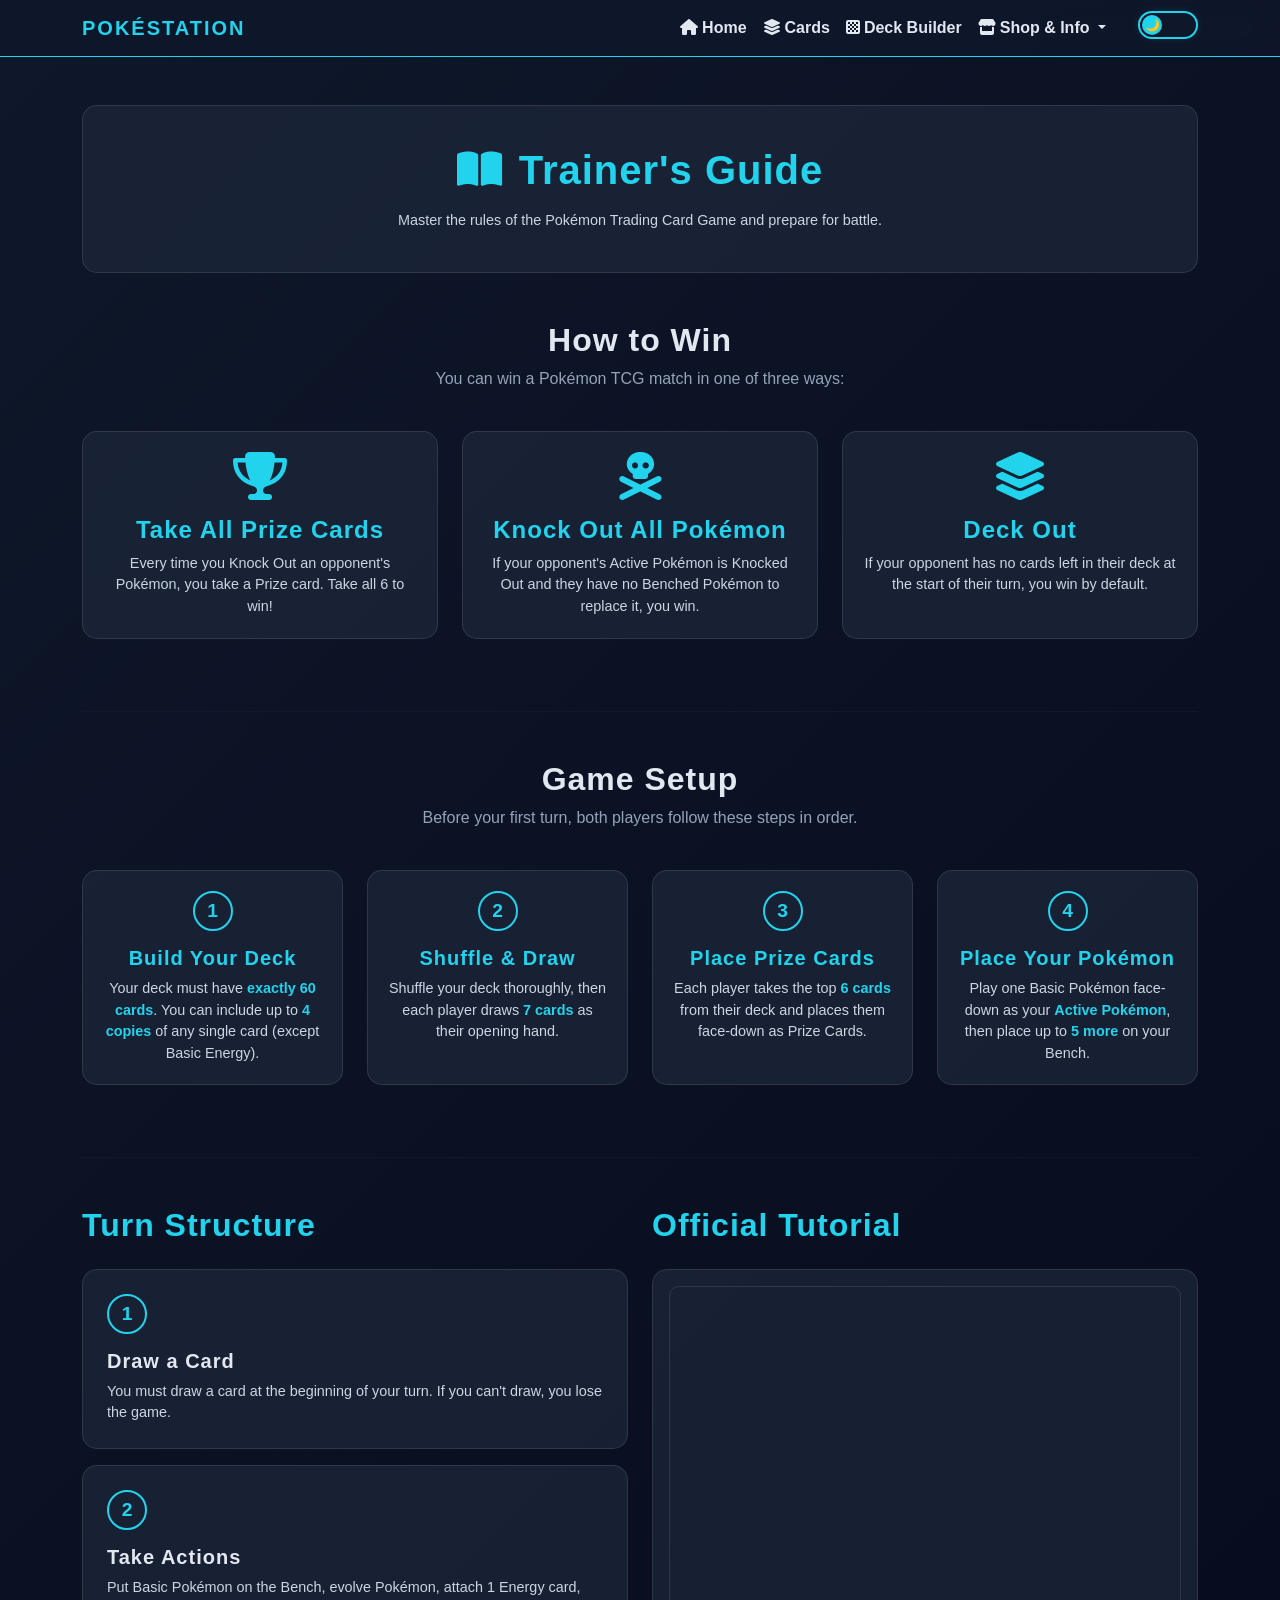
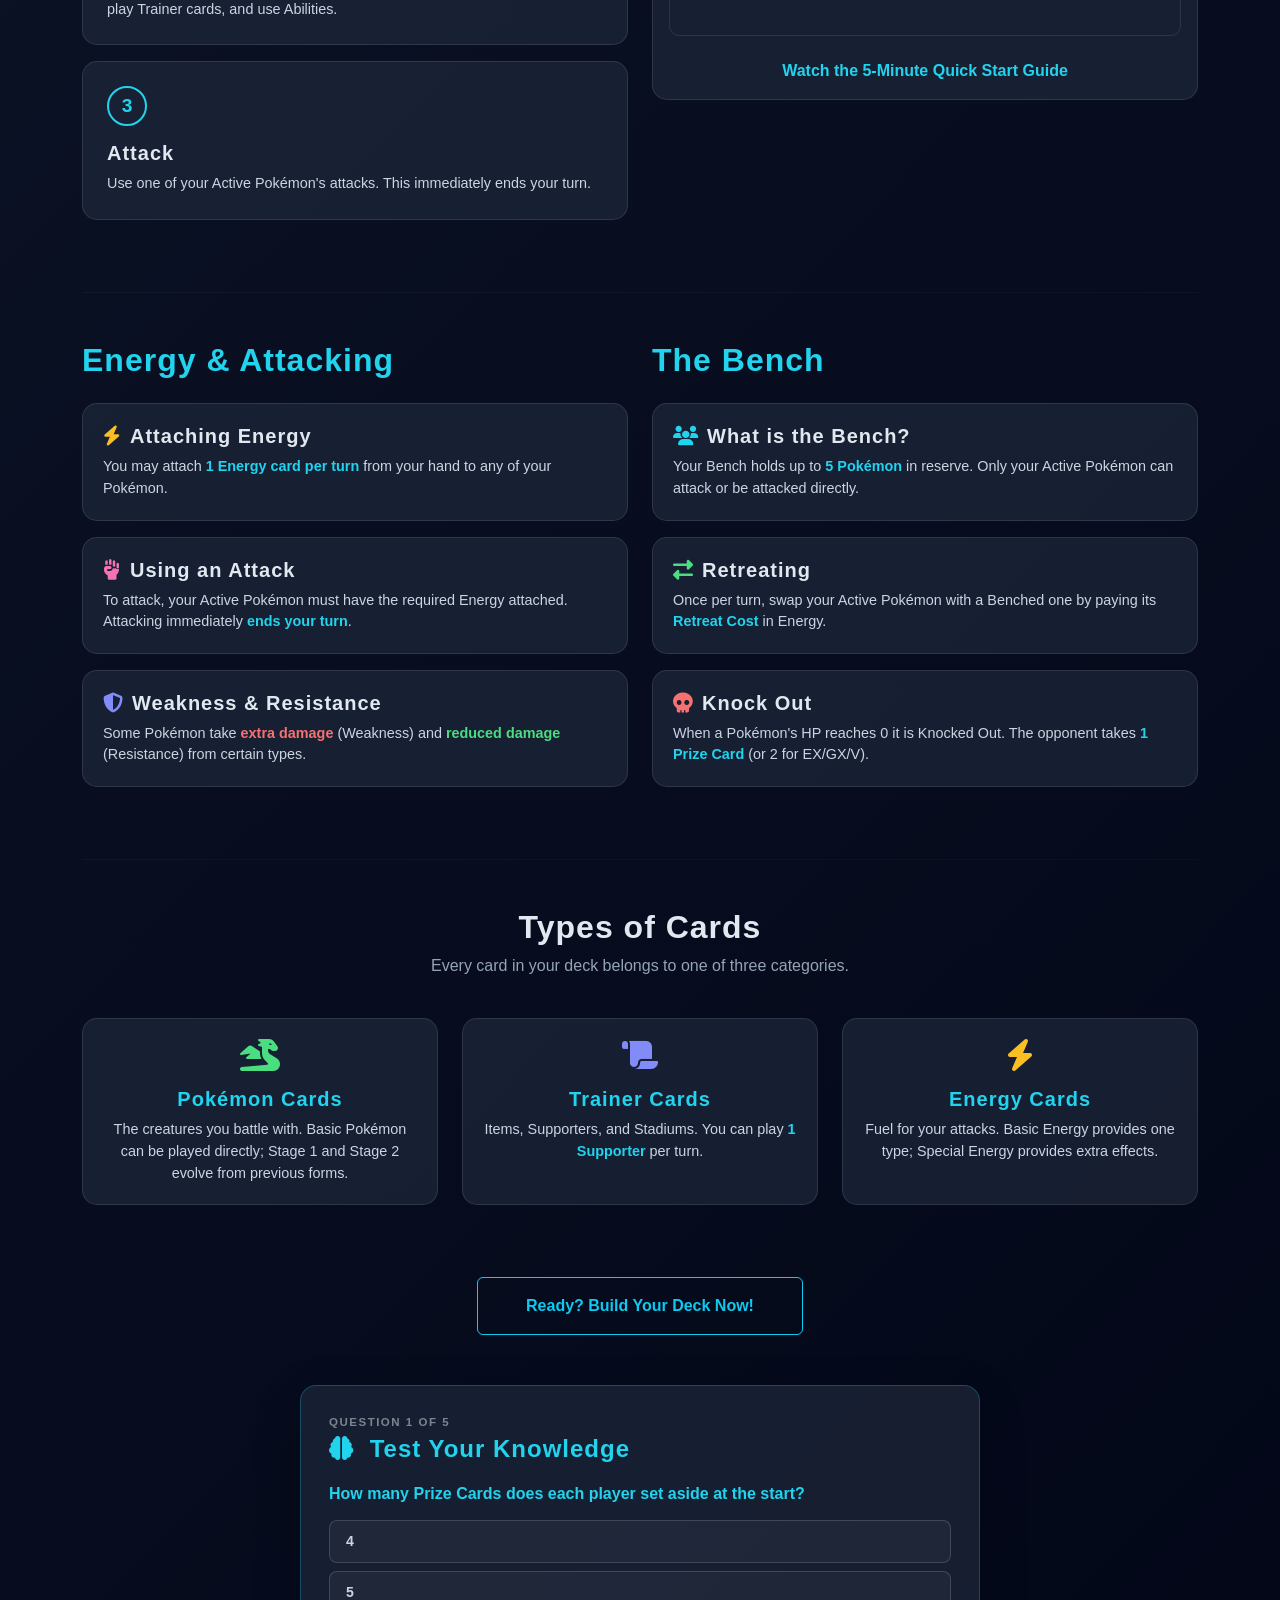
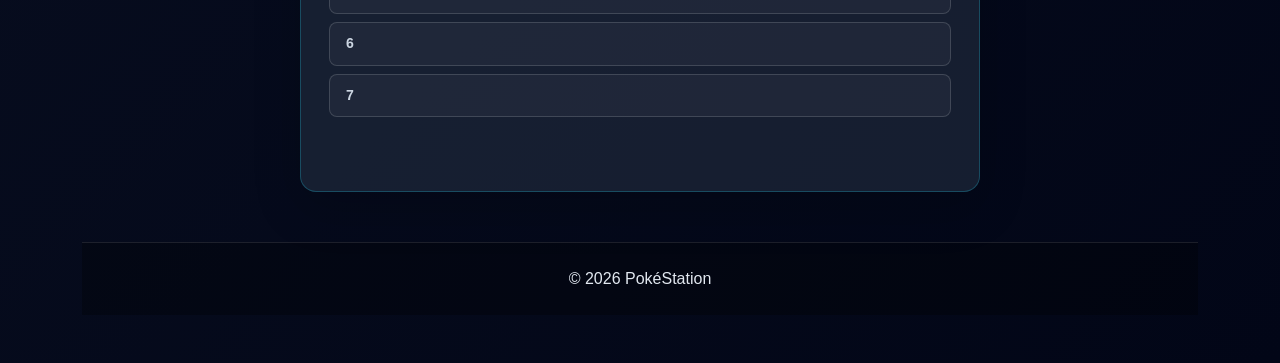
<file: how2play.html>
<!DOCTYPE html>
<html lang="en">
<head>
  <meta charset="UTF-8">
  <meta name="viewport" content="width=device-width, initial-scale=1.0">
  <title>PokéStation | How to Play</title>
  <link href="https://cdn.jsdelivr.net/npm/bootstrap@5.3.0/dist/css/bootstrap.min.css" rel="stylesheet">
  <link href="https://cdnjs.cloudflare.com/ajax/libs/font-awesome/6.4.0/css/all.min.css" rel="stylesheet">
  <link rel="stylesheet" href="style.css">
</head>
<body>

  <div id="readingProgressBar"></div>

  <nav class="navbar navbar-dark navbar-expand-lg sticky-top">
    <div class="container">
      <a class="navbar-brand text-info" href="index.html">POKÉSTATION</a>
      <button class="navbar-toggler" type="button" data-bs-toggle="collapse" data-bs-target="#navMenu">
        <span class="navbar-toggler-icon"></span>
      </button>
      <div class="collapse navbar-collapse" id="navMenu">
        <ul class="navbar-nav ms-auto align-items-center">
          <li class="nav-item"><a class="nav-link" href="index.html"><i class="fas fa-home me-1"></i>Home</a></li>
          <li class="nav-item"><a class="nav-link" href="cards.html"><i class="fas fa-layer-group me-1"></i>Cards</a></li>
          <li class="nav-item"><a class="nav-link" href="deck.html"><i class="fas fa-chess-board me-1"></i>Deck Builder</a></li>
          <li class="nav-item dropdown">
            <a class="nav-link dropdown-toggle text-info" href="#" id="navbarDropdown" role="button" data-bs-toggle="dropdown">
              <i class="fas fa-store me-1"></i>Shop & Info
            </a>
            <div class="dropdown-menu dropdown-menu-end">
              <a class="dropdown-item" href="shop.html">Booster Shop</a>
              <a class="dropdown-item" href="how2play.html">How to Play</a>
              <a class="dropdown-item" href="news.html">News & Updates</a>
              <div class="dropdown-divider" style="border-color: rgba(255,255,255,0.1);"></div>
              <a class="dropdown-item" href="contact.html">Contact Us</a>
            </div>
          </li>
          <li class="nav-item ms-lg-3">
            <label class="theme-switch ms-2">
            <input type="checkbox" id="themeToggle">
            <span class="slider"></span>
            </label>
          </li>
        </ul>
      </div>
    </div>
  </nav>

  <div class="container mt-5 mb-5">

    <div class="card-custom text-center mb-5" style="padding:40px 20px;">
      <h1 class="text-info"><i class="fas fa-book-open me-3"></i>Trainer's Guide</h1>
      <p class="lead mt-3 mb-0 text-body-soft">Master the rules of the Pokémon Trading Card Game and prepare for battle.</p>
    </div>

    <!-- HOW TO WIN -->
    <div class="row mb-5">
      <div class="col-12 text-center mb-4">
        <h2>How to Win</h2>
        <p class="text-muted-soft">You can win a Pokémon TCG match in one of three ways:</p>
      </div>
      <div class="col-md-4 mb-4">
        <div class="card-custom text-center">
          <i class="fas fa-trophy fa-3x mb-3" style="color:var(--neon);"></i>
          <h4 class="text-info">Take All Prize Cards</h4>
          <p class="mb-0 text-body-soft">Every time you Knock Out an opponent's Pokémon, you take a Prize card. Take all 6 to win!</p>
        </div>
      </div>
      <div class="col-md-4 mb-4">
        <div class="card-custom text-center">
          <i class="fas fa-skull-crossbones fa-3x mb-3" style="color:var(--neon);"></i>
          <h4 class="text-info">Knock Out All Pokémon</h4>
          <p class="mb-0 text-body-soft">If your opponent's Active Pokémon is Knocked Out and they have no Benched Pokémon to replace it, you win.</p>
        </div>
      </div>
      <div class="col-md-4 mb-4">
        <div class="card-custom text-center">
          <i class="fas fa-layer-group fa-3x mb-3" style="color:var(--neon);"></i>
          <h4 class="text-info">Deck Out</h4>
          <p class="mb-0 text-body-soft">If your opponent has no cards left in their deck at the start of their turn, you win by default.</p>
        </div>
      </div>
    </div>

    <hr class="section-hr my-5">

    <!-- GAME SETUP -->
    <div class="row mb-5">
      <div class="col-12 text-center mb-4">
        <h2>Game Setup</h2>
        <p class="text-muted-soft">Before your first turn, both players follow these steps in order.</p>
      </div>
      <div class="col-md-6 col-lg-3 mb-4">
        <div class="card-custom text-center h-100">
          <div class="step-number">1</div>
          <h5 class="text-info">Build Your Deck</h5>
          <p class="text-body-soft mb-0">Your deck must have <strong style="color:#22d3ee;">exactly 60 cards</strong>. You can include up to <strong style="color:#22d3ee;">4 copies</strong> of any single card (except Basic Energy).</p>
        </div>
      </div>
      <div class="col-md-6 col-lg-3 mb-4">
        <div class="card-custom text-center h-100">
          <div class="step-number">2</div>
          <h5 class="text-info">Shuffle & Draw</h5>
          <p class="text-body-soft mb-0">Shuffle your deck thoroughly, then each player draws <strong style="color:#22d3ee;">7 cards</strong> as their opening hand.</p>
        </div>
      </div>
      <div class="col-md-6 col-lg-3 mb-4">
        <div class="card-custom text-center h-100">
          <div class="step-number">3</div>
          <h5 class="text-info">Place Prize Cards</h5>
          <p class="text-body-soft mb-0">Each player takes the top <strong style="color:#22d3ee;">6 cards</strong> from their deck and places them face-down as Prize Cards.</p>
        </div>
      </div>
      <div class="col-md-6 col-lg-3 mb-4">
        <div class="card-custom text-center h-100">
          <div class="step-number">4</div>
          <h5 class="text-info">Place Your Pokémon</h5>
          <p class="text-body-soft mb-0">Play one Basic Pokémon face-down as your <strong style="color:#22d3ee;">Active Pokémon</strong>, then place up to <strong style="color:#22d3ee;">5 more</strong> on your Bench.</p>
        </div>
      </div>
    </div>

    <hr class="section-hr my-5">

    <!-- TURN STRUCTURE + VIDEO -->
    <div class="row align-items-start mb-5">
      <div class="col-md-6 mb-4">
        <h2 class="mb-4 text-info">Turn Structure</h2>
        <div class="card-custom p-4 mb-3">
          <div class="step-number">1</div>
          <h5>Draw a Card</h5>
          <p class="mb-0 text-body-soft">You must draw a card at the beginning of your turn. If you can't draw, you lose the game.</p>
        </div>
        <div class="card-custom p-4 mb-3">
          <div class="step-number">2</div>
          <h5>Take Actions</h5>
          <p class="mb-0 text-body-soft">Put Basic Pokémon on the Bench, evolve Pokémon, attach 1 Energy card, play Trainer cards, and use Abilities.</p>
        </div>
        <div class="card-custom p-4">
          <div class="step-number">3</div>
          <h5>Attack</h5>
          <p class="mb-0 text-body-soft">Use one of your Active Pokémon's attacks. This immediately ends your turn.</p>
        </div>
      </div>
      <div class="col-md-6 mb-4">
        <h2 class="mb-4 text-info">Official Tutorial</h2>
        <div class="card-custom p-3 text-center">
          <iframe width="100%" height="350" src="https://www.youtube.com/embed/E7Mg2S1Lm6A" title="How to Play Pokémon TCG" frameborder="0" allowfullscreen></iframe>
          <p class="mt-3 mb-0 fw-bold text-info">Watch the 5-Minute Quick Start Guide</p>
        </div>
      </div>
    </div>

    <hr class="section-hr my-5">

    <!-- ENERGY & ATTACKING + THE BENCH -->
    <div class="row mb-5 align-items-start">
      <div class="col-md-6 mb-4">
        <h2 class="text-info mb-4">Energy & Attacking</h2>
        <div class="card-custom mb-3">
          <h5><i class="fas fa-bolt me-2" style="color:#fbbf24;"></i>Attaching Energy</h5>
          <p class="mb-0 text-body-soft">You may attach <strong style="color:#22d3ee;">1 Energy card per turn</strong> from your hand to any of your Pokémon.</p>
        </div>
        <div class="card-custom mb-3">
          <h5><i class="fas fa-fist-raised me-2" style="color:#f472b6;"></i>Using an Attack</h5>
          <p class="mb-0 text-body-soft">To attack, your Active Pokémon must have the required Energy attached. Attacking immediately <strong style="color:#22d3ee;">ends your turn</strong>.</p>
        </div>
        <div class="card-custom">
          <h5><i class="fas fa-shield-alt me-2" style="color:#818cf8;"></i>Weakness & Resistance</h5>
          <p class="mb-0 text-body-soft">Some Pokémon take <strong style="color:#f87171;">extra damage</strong> (Weakness) and <strong style="color:#4ade80;">reduced damage</strong> (Resistance) from certain types.</p>
        </div>
      </div>
      <div class="col-md-6 mb-4">
        <h2 class="text-info mb-4">The Bench</h2>
        <div class="card-custom mb-3">
          <h5><i class="fas fa-users me-2" style="color:#22d3ee;"></i>What is the Bench?</h5>
          <p class="mb-0 text-body-soft">Your Bench holds up to <strong style="color:#22d3ee;">5 Pokémon</strong> in reserve. Only your Active Pokémon can attack or be attacked directly.</p>
        </div>
        <div class="card-custom mb-3">
          <h5><i class="fas fa-exchange-alt me-2" style="color:#4ade80;"></i>Retreating</h5>
          <p class="mb-0 text-body-soft">Once per turn, swap your Active Pokémon with a Benched one by paying its <strong style="color:#22d3ee;">Retreat Cost</strong> in Energy.</p>
        </div>
        <div class="card-custom">
          <h5><i class="fas fa-skull me-2" style="color:#f87171;"></i>Knock Out</h5>
          <p class="mb-0 text-body-soft">When a Pokémon's HP reaches 0 it is Knocked Out. The opponent takes <strong style="color:#22d3ee;">1 Prize Card</strong> (or 2 for EX/GX/V).</p>
        </div>
      </div>
    </div>

    <hr class="section-hr my-5">

    <!-- CARD TYPES -->
    <div class="row mb-5">
      <div class="col-12 text-center mb-4">
        <h2>Types of Cards</h2>
        <p class="text-muted-soft">Every card in your deck belongs to one of three categories.</p>
      </div>

      <div class="col-md-4 mb-4">
        <div class="card-custom text-center h-100">
          <i class="fas fa-dragon fa-2x mb-3" style="color:#4ade80;"></i>
          <h5 class="text-info">Pokémon Cards</h5>
          <p class="text-body-soft mb-0">
            The creatures you battle with. Basic Pokémon can be played directly;
            Stage 1 and Stage 2 evolve from previous forms.
          </p>
        </div>
      </div>

      <div class="col-md-4 mb-4">
        <div class="card-custom text-center h-100">
          <i class="fas fa-scroll fa-2x mb-3" style="color:#818cf8;"></i>
          <h5 class="text-info">Trainer Cards</h5>
          <p class="text-body-soft mb-0">
            Items, Supporters, and Stadiums. You can play
            <strong style="color:#22d3ee;">1 Supporter</strong> per turn.
          </p>
        </div>
      </div>

      <div class="col-md-4 mb-4">
        <div class="card-custom text-center h-100">
          <i class="fas fa-bolt fa-2x mb-3" style="color:#fbbf24;"></i>
          <h5 class="text-info">Energy Cards</h5>
          <p class="text-body-soft mb-0">
            Fuel for your attacks. Basic Energy provides one type; Special Energy provides extra effects.
          </p>
        </div>
      </div>
    </div>

    <!-- CTA BUTTON -->
    <div class="text-center mb-5">
      <a href="deck.html" class="btn btn-outline-info px-5 py-3 fw-bold">
        Ready? Build Your Deck Now!
      </a>
    </div>

    <!-- QUIZ SECTION -->
    <div class="container" id="quizSection">
      <div class="quiz-box shadow-lg">
        
        <div class="quiz-counter" id="qCounter">
          Question 1 of 5
        </div>

        <h4>
          <i class="fas fa-brain me-2"></i>
          Test Your Knowledge
        </h4>

        <div id="qMain">
          <div class="q-text" id="qText"></div>
          <div id="qOpts"></div>
          <div class="quiz-feedback" id="qFeedback"></div>
          <button class="btn-quiz-next" id="btnNext">Next →</button>
        </div>

        <div class="quiz-result" id="qResult">
          <div class="score" id="qScore"></div>
          <p id="qMsg"></p>
          <button class="btn-quiz-restart" id="btnRestart">↺ Try Again</button>
        </div>

      </div>
    </div>

  <footer class="text-center p-4 mt-5">© 2026 PokéStation</footer>

  <script src="https://code.jquery.com/jquery-3.6.0.min.js"></script>
  <script src="https://cdn.jsdelivr.net/npm/bootstrap@5.3.0/dist/js/bootstrap.bundle.min.js"></script>
  <script src="script.js"></script>
  
</body>
</html>
</file>
<file: style.css>
/* ── CSS VARIABLES (Dark Mode Default) ── */
:root {
  --bg-body:    linear-gradient(135deg, #0f172a, #020617);
  --bg-navbar:  #0f172a;
  --bg-pane:    rgba(30, 41, 59, 0.7);
  --text-main:  #e2e8f0;
  --text-muted: #94a3b8;
  --text-body:  #cbd5e1;
  --neon:       #22d3ee;
  --neon-purple:#818cf8;
  --neon-pink:  #f472b6;
  --neon-blue:  #38bdf8;
  --border-clr: rgba(255, 255, 255, 0.1);
  --stat-bg:    rgba(0, 0, 0, 0.3);
  --hr-color:   rgba(255, 255, 255, 0.1);
  
  /* Toggle Default Colors (Dark Mode) */
  --toggle-bg:  #0f172a;
  --toggle-border: #22d3ee;
  --toggle-btn: #22d3ee;
}

/* ── LIGHT MODE OVERRIDES ── */
.light-mode {
  --bg-body:    linear-gradient(135deg, #f8fafc, #e2e8f0);
  --bg-navbar:  #ffffff;
  --bg-pane:    #ffffff;
  --text-main:  #1e293b;
  --text-muted: #475569;
  --text-body:  #334155;
  --neon:       #0284c7;
  --neon-blue:  #0284c7;
  --border-clr: #cbd5e1;
  --stat-bg:    #f8fafc;
  --hr-color:   rgba(0, 0, 0, 0.1);
  
  /* Toggle Light Colors */
  --toggle-bg:  #d1fae5;
  --toggle-border: #10b981;
  --toggle-btn: #10b981;
}

/* ── BASE ── */
body {
  background: var(--bg-body);
  color: var(--text-main);
  font-family: 'Segoe UI', Tahoma, Geneva, Verdana, sans-serif;
  min-height: 100vh;
  transition: background 0.3s, color 0.3s;
}

h1, h2, h3, h4, h5, h6 {
  color: var(--text-main);
  font-weight: 600;
  letter-spacing: 1px;
}

p, li, span, small, strong { color: var(--text-main); }

.text-info    { color: var(--neon) !important; }
.text-muted   { color: var(--text-muted) !important; }
.text-warning { color: #f59e0b !important; }
.text-danger  { color: #ef4444 !important; }
.text-success { color: #10b981 !important; }

/* Light mode text helpers */
.light-mode .text-info,
.light-mode h1, .light-mode h2, .light-mode h3,
.light-mode h4, .light-mode h5, .light-mode h6,
.light-mode .navbar-brand,
.light-mode .nav-link,
.light-mode .nav-link.dropdown-toggle {
  color: #0369a1 !important;
}
.light-mode p, .light-mode li, .light-mode .text-muted {
  color: #334155 !important;
}

/* ── NAVBAR ── */
.navbar {
  background: rgba(15, 23, 42, 0.95) !important;
  backdrop-filter: blur(10px);
  border-bottom: 1px solid var(--neon);
  transition: background 0.3s, border-color 0.3s;
  z-index: 1050 !important;
}
.navbar-brand {
  font-weight: 800;
  letter-spacing: 2px;
  color: var(--neon) !important;
}
.nav-link {
  font-weight: 600;
  transition: 0.3s;
  color: var(--text-main) !important;
}
.nav-link:hover,
.nav-item.active .nav-link {
  color: var(--neon) !important;
}

.light-mode .navbar {
  background: rgba(255, 255, 255, 0.9) !important;
  border-bottom: 1px solid #0284c7;
}

/* ── HAMBURGER / TOGGLER ── */
.navbar-toggler {
  border-color: rgba(255, 255, 255, 0.1);
}
.light-mode .navbar-toggler {
  border-color: #0369a1 !important;
}
.light-mode .navbar-toggler-icon {
  filter: invert(1) hue-rotate(180deg) brightness(0.5);
}

/* ── DROPDOWN ── */
.dropdown-menu {
  background: var(--bg-pane);
  border: 1px solid var(--neon);
  backdrop-filter: blur(10px);
  z-index: 1100 !important;
}
.dropdown-item {
  color: var(--text-main);
  font-weight: 600;
  transition: 0.3s;
}
.dropdown-item:hover {
  background: var(--neon);
  color: #000;
}
.light-mode .dropdown-menu {
  background: white !important;
  border-color: #0284c7;
}
.light-mode .dropdown-item {
  color: #1e293b !important;
}
.light-mode .dropdown-item:hover {
  background: #0284c7 !important;
  color: white !important;
}

/* ── THEME TOGGLE BUTTON ── */
.theme-switch {
  position: relative;
  display: inline-flex;
  align-items: center;
  width: 60px;
  height: 28px;
}

/* hide checkbox */
.theme-switch input {
  display: none;
}

/* slider background */
.slider {
  position: absolute;
  cursor: pointer;
  background-color: var(--toggle-bg);
  border: 2px solid var(--toggle-border);
  border-radius: 34px;
  top: 0; left: 0; right: 0; bottom: 0;
  transition: 0.4s;
  box-shadow: 0 0 10px rgba(34, 211, 238, 0.1);
}

/* toggle circle with icon (DEFAULT MOON) */
.slider::before {
  content: "🌙";
  position: absolute;
  height: 20px;
  width: 20px;
  left: 2px;
  top: 2px;
  background-color: var(--toggle-btn);
  color: #fff; 
  border-radius: 50%;
  display: flex;
  align-items: center;
  justify-content: center;
  font-size: 12px;
  transition: 0.4s;
}

/* ON STATE (LIGHT MODE) */
input:checked + .slider {
    background-color: #d1fae5 !important; 
    border-color: #10b981 !important; 
    box-shadow: 0 0 10px rgba(16, 185, 129, 0.2) !important;
}

input:checked + .slider::before {
    content: "☀️";
    transform: translateX(32px) !important; 
    background-color: #10b981 !important; 
    color: #ffffff !important;
}

/* ── CARD CUSTOM (shared panel style) ── */
.card-custom {
  background: var(--bg-pane);
  border-radius: 15px;
  padding: 20px;
  border: 1px solid var(--border-clr);
  transition: 0.3s;
  height: 100%;
}
.card-custom:hover {
  transform: translateY(-5px);
  box-shadow: 0 0 15px rgba(34, 211, 238, 0.4);
  border-color: var(--neon);
}
.light-mode .card-custom {
  border-color: #e2e8f0;
  box-shadow: 0 4px 6px -1px rgba(0, 0, 0, 0.1);
}

/* ── INFO CARD / BOOSTER CARD (contact & shop) ── */
.info-card {
  background: var(--bg-pane);
  backdrop-filter: blur(10px);
  border-radius: 15px;
  border: 1px solid var(--border-clr);
  transition: 0.3s;
}
.booster-card {
  background: var(--bg-pane);
  border-radius: 12px;
  overflow: hidden;
  transition: 0.3s;
  text-align: center;
  border: 1px solid var(--border-clr);
}
.booster-card:hover {
  transform: translateY(-5px);
  box-shadow: 0 0 15px var(--neon);
  border-color: var(--neon);
}

/* ── HERO BANNER (shop, contact) ── */
.hero-banner {
  padding: 100px 20px;
  border-radius: 15px;
  text-align: center;
  background-size: cover;
  background-position: center;
  background-repeat: no-repeat;
  border: 1px solid var(--border-clr);
  min-height: 400px;
  display: flex;
  flex-direction: column;
  justify-content: center;
}
@media (max-width: 767px) {
  .hero-banner { min-height: 300px; padding: 50px 15px; }
}

/* HERO TEXT VISIBILITY (Home & Shop) */
/* Ensures text is clearly visible over background images */
.hero-welcome h1, .hero-welcome p,
.hero-banner h1, .hero-banner p {
  color: #ffffff !important;
  text-shadow: 2px 2px 8px rgba(0, 0, 0, 0.8);
}

/* ── HERO WELCOME (home) ── */
.hero-welcome {
  background: linear-gradient(rgba(15,23,42,0.55), rgba(15,23,42,0.55)),
              url('images/herobanner.png');
  background-size: cover;
  background-position: center;
  border-radius: 25px;
  border: 1px solid var(--neon);
  min-height: 500px;
  display: flex;
  flex-direction: column;
  justify-content: center;
  align-items: center;
  text-align: center;
  padding: 40px;
  margin-bottom: 50px;
}

/* ── SEARCH BAR (home) ── */
.search-hero {
  max-width: 600px;
  width: 100%;
  background: rgba(15, 23, 42, 0.7) !important;
  backdrop-filter: blur(10px);
  border-radius: 50px;
  padding: 5px;
  border: 2px solid var(--neon);
  display: flex;
  align-items: center;
}
.search-hero input#homeSearch {
  background: transparent !important;
  border: none !important;
  color: #ffffff !important;
  padding-left: 20px;
  outline: none !important;
  box-shadow: none !important;
  flex: 1;
}
.search-hero input#homeSearch:focus {
  background: transparent !important;
  color: #ffffff !important;
}
.search-hero input::placeholder {
  color: rgba(255, 255, 255, 0.5);
  font-style: italic;
}
.light-mode .search-hero {
  background: #ffffff !important;
  border-color: #0284c7;
}
.light-mode .search-hero input#homeSearch,
.light-mode .search-hero input#homeSearch:focus {
  color: #1e293b !important;
}

/* ── STAT BADGE (home) ── */
.stat-badge {
  background: var(--bg-pane);
  border: 1px solid var(--neon);
  border-radius: 10px;
  padding: 15px;
  text-align: center;
}
.stat-badge h2 { font-weight: 800; }
.stat-badge small { font-weight: 600; color: #cbd5e1 !important; }
.light-mode .stat-badge small { color: #475569 !important; }

/* ── FEATURE ICON (home) ── */
.feature-icon {
  width: 80px;
  height: 80px;
  background: rgba(34, 211, 238, 0.1);
  border-radius: 50%;
  display: flex;
  align-items: center;
  justify-content: center;
  margin: 0 auto 20px;
  color: var(--neon);
  border: 1px solid var(--neon);
}

/* ── FAVOURITES PANEL (cards) ── */
.fav-panel {
  background: var(--bg-pane);
  padding: 20px;
  border-radius: 15px;
  border: 1px solid var(--border-clr);
  align-self: flex-start;
  box-shadow: 0 4px 15px rgba(0, 0, 0, 0.1);
}
.light-mode .fav-panel { border-color: #e2e8f0; }

#favList li,
#compareList li {
  display: flex;
  justify-content: space-between;
  align-items: center;
  margin-bottom: 10px;
  padding-bottom: 5px;
  border-bottom: 1px solid var(--border-clr);
}

/* FIX 4: QUICK LINKS ALIGNMENT */
/* Makes Quick Links items look cleaner and prevents overlapping */
.fav-panel .btn-outline-info {
  display: block;
  width: 100%;
  text-align: left;
  margin-bottom: 8px;
  padding: 10px;
}

/* ── FILTER SELECTS (cards) ── */
.filter-select {
  background: #1e293b;
  color: white;
  border: 1px solid var(--neon);
  border-radius: 8px;
}
.light-mode .filter-select {
  background: white;
  color: #1e293b;
  border-color: #0284c7;
}
.light-mode input,
.light-mode select {
  background-color: #ffffff !important;
  color: #1e293b !important;
  border-color: #cbd5e1 !important;
}

/* ── BTN NEON ── */
.btn-neon {
  border: 1px solid var(--neon);
  color: var(--neon);
  background: transparent;
  font-weight: bold;
  transition: 0.3s;
}
.btn-neon:hover {
  background: var(--neon);
  color: #020617;
  box-shadow: 0 0 12px var(--neon);
}

/* ── HOVER PREVIEW (cards) ── */
#hoverPreview {
  position: fixed;
  z-index: 2000;
  pointer-events: none;
  display: none;
  width: 250px;
  background: var(--bg-pane);
  border: 2px solid var(--neon);
  border-radius: 15px;
  padding: 10px;
  box-shadow: 0 10px 20px rgba(0, 0, 0, 0.2);
}

/* ── COMPARE CHK (cards) ── */
.compare-chk {
  width: 20px;
  height: 20px;
  cursor: pointer;
  accent-color: var(--neon);
}

/* ── BACK TO TOP (cards) ── */
#backToTop {
  width: 50px;
  height: 50px;
  border-radius: 50%;
  display: none;
  z-index: 1000;
  box-shadow: 0 0 15px var(--neon);
}

/* ── DETAIL PAGE PANE ── */
.detail-pane {
  background: var(--bg-pane) !important;
  border-radius: 20px;
  border: 1px solid var(--border-clr);
  padding: 30px;
  box-shadow: 0 10px 25px rgba(0, 0, 0, 0.1);
  transition: 0.3s;
}
.card-image-focus {
  max-width: 100%;
  border-radius: 20px;
  box-shadow: 0 0 30px rgba(34, 211, 238, 0.3);
}
.stat-box {
  background: var(--stat-bg);
  padding: 10px 15px;
  border-radius: 10px;
  border-left: 4px solid var(--neon);
  margin-bottom: 10px;
}
.price-badge {
  background: var(--bg-pane);
  border: 1px solid var(--neon);
  border-radius: 12px;
  padding: 15px;
  margin-top: 20px;
  box-shadow: 0 4px 10px rgba(0, 0, 0, 0.1);
}
hr.border-secondary,
.border-bottom.border-secondary {
  border-color: var(--border-clr) !important;
  opacity: 1;
}

/* ── DECK BUILDER ── */
.hero-section {
  background: linear-gradient(135deg, #020617, #1e293b);
  padding: 60px 0;
  border-bottom: 1px solid var(--border-clr);
}
.hero-section h1 {
  font-weight: 800;
  font-size: 3rem;
  color: var(--neon-blue);
  text-shadow: 0 0 15px rgba(56, 189, 248, 0.5);
}
.search-panel {
  background: var(--bg-pane);
  backdrop-filter: blur(15px);
  border-radius: 16px;
  border: 1px solid var(--border-clr);
}
.tcg-card-wrap {
  background: var(--bg-pane);
  border-radius: 16px;
  border: 1px solid var(--border-clr);
  transition: 0.3s;
  overflow: hidden;
  position: relative;
}
.tcg-card-wrap:hover {
  transform: translateY(-8px) scale(1.02);
  box-shadow: 0 0 25px rgba(56, 189, 248, 0.3);
}
.btn-add-deck {
  background: linear-gradient(135deg, var(--neon-blue), var(--neon-purple));
  border: none;
  color: white;
  font-weight: bold;
  border-radius: 8px;
  transition: 0.3s;
}
.btn-add-deck:hover {
  transform: scale(1.05);
  box-shadow: 0 0 15px rgba(56, 189, 248, 0.6);
  color: white;
}
.sidebar-wrapper {
  position: sticky;
  top: 80px;
  max-height: calc(100vh - 90px);
  overflow-y: auto;
  padding-right: 5px;
  scrollbar-width: thin;
  scrollbar-color: var(--neon-blue) transparent;
}
.sidebar-wrapper::-webkit-scrollbar { width: 6px; }
.sidebar-wrapper::-webkit-scrollbar-thumb {
  background-color: var(--neon-blue);
  border-radius: 10px;
}
.deck-panel {
  background: var(--bg-pane);
  backdrop-filter: blur(15px);
  border-radius: 20px;
  border: 1px solid var(--border-clr);
  box-shadow: 0 0 30px rgba(0, 0, 0, 0.5);
}
.deck-count {
  background: linear-gradient(135deg, var(--neon-pink), var(--neon-purple));
}

/* FIX 3: DECK BUILDER LIGHT THEME BANNER */
/* Forces the Deck Builder header to adapt correctly in light mode */
.light-mode .hero-section {
  background: #f1f5f9 !important;
  border-bottom: 1px solid #cbd5e1;
}
.light-mode .hero-section h1 {
  color: #1e293b !important;
  text-shadow: none;
}
.light-mode .hero-section p {
  color: #475569 !important;
}

/* Favourites injection panel (deck page) */
.fav-from-cards-panel {
  background: var(--bg-pane);
  backdrop-filter: blur(15px);
  border-radius: 20px;
  border: 1px solid rgba(129, 140, 248, 0.35);
  box-shadow: 0 0 30px rgba(129, 140, 248, 0.15);
}
.fav-card-thumb {
  width: 42px;
  height: 58px;
  object-fit: cover;
  border-radius: 5px;
  border: 1px solid rgba(129, 140, 248, 0.4);
  flex-shrink: 0;
}
.fav-entry {
  display: flex;
  align-items: center;
  gap: 10px;
  padding: 6px 4px;
  border-bottom: 1px solid rgba(255, 255, 255, 0.07);
  transition: background 0.2s;
  border-radius: 6px;
}
.fav-entry:last-child { border-bottom: none; }
.fav-entry:hover { background: rgba(129, 140, 248, 0.1); }
.fav-add-btn {
  background: linear-gradient(135deg, #818cf8, #f472b6);
  border: none;
  color: white;
  font-weight: bold;
  font-size: 0.7rem;
  border-radius: 6px;
  padding: 4px 8px;
  cursor: pointer;
  transition: 0.2s;
  white-space: nowrap;
  flex-shrink: 0;
}
.fav-add-btn:hover {
  transform: scale(1.07);
  box-shadow: 0 0 10px rgba(129, 140, 248, 0.6);
}
.fav-badge-count {
  background: linear-gradient(135deg, #818cf8, #f472b6);
  font-size: 0.75rem;
  padding: 2px 8px;
  border-radius: 20px;
  color: white;
  font-weight: 700;
}
.fav-loading-spinner {
  width: 18px;
  height: 18px;
  border: 2px solid rgba(129, 140, 248, 0.3);
  border-top-color: #818cf8;
  border-radius: 50%;
  animation: favSpin 0.7s linear infinite;
  display: inline-block;
}
@keyframes favSpin { to { transform: rotate(360deg); } }
.fav-empty-msg {
  color: #64748b;
  font-size: 0.85rem;
  text-align: center;
  padding: 16px 0 8px;
}
.fav-supertype-badge {
  font-size: 0.65rem;
  padding: 1px 6px;
  border-radius: 10px;
  font-weight: 700;
  color: white;
}
.fav-type-pokemon  { background: #22c55e; }
.fav-type-trainer  { background: #3b82f6; }
.fav-type-energy   { background: #f59e0b; color: #1a1a1a; }
.fav-type-other    { background: #6b7280; }

/* ── HOW TO PLAY ── */
.text-body-soft  { color: var(--text-body);  font-size: 0.9rem; }
.text-muted-soft { color: var(--text-muted); }
.step-number {
  display: inline-block;
  width: 40px;
  height: 40px;
  line-height: 36px;
  border-radius: 50%;
  background: transparent;
  border: 2px solid var(--neon);
  color: var(--neon);
  text-align: center;
  font-weight: bold;
  font-size: 1.2rem;
  margin-bottom: 15px;
}
.section-hr { border-color: var(--hr-color); }
iframe { border-radius: 10px; border: 1px solid var(--border-clr); }

/* Reading progress bar */
#readingProgressBar {
  position: fixed;
  top: 0; left: 0;
  height: 4px;
  width: 0%;
  z-index: 9999;
  background: linear-gradient(90deg, #22d3ee, #818cf8);
  transition: width 0.1s linear;
  box-shadow: 0 0 8px rgba(34, 211, 238, 0.5);
}

/* Quiz */
#quizSection { margin: 50px 0; }
.quiz-box {
  background: rgba(30, 41, 59, 0.7);
  border: 1px solid rgba(34, 211, 238, 0.25);
  border-radius: 16px;
  padding: 28px;
  max-width: 680px;
  margin-left : auto;
  margin-right : auto;
  transition: 0.3s;
}
.quiz-box h4       { color: #22d3ee; font-weight: 800; margin-bottom: 6px; }
.quiz-box .q-text  { font-size: 1rem; font-weight: 700; margin: 18px 0 14px; color: #22d3ee; }
.quiz-counter {
  font-size: 0.72rem;
  font-weight: 700;
  text-transform: uppercase;
  letter-spacing: 1.5px;
  opacity: 0.5;
  margin-bottom: 4px;
}
.quiz-opt {
  display: block;
  width: 100%;
  text-align: left;
  background: rgba(255, 255, 255, 0.04);
  border: 1.5px solid rgba(255, 255, 255, 0.15);
  border-radius: 8px;
  padding: 10px 16px;
  color: var(--text-body);
  font-weight: 600;
  font-size: 0.88rem;
  margin-bottom: 8px;
  cursor: pointer;
  transition: 0.2s;
}
.quiz-opt:hover:not(:disabled) {
  border-color: #22d3ee;
  background: rgba(34, 211, 238, 0.08);
  color: #e2e8f0;
}
.quiz-opt.correct { border-color: #4ade80 !important; color: #4ade80 !important; background: rgba(74,222,128,0.1) !important; }
.quiz-opt.wrong   { border-color: #f87171 !important; color: #f87171 !important; background: rgba(248,113,113,0.1) !important; }
.quiz-feedback { font-size: 0.85rem; font-weight: 600; margin: 10px 0 16px; min-height: 20px; }
.quiz-feedback.ok  { color: #4ade80; }
.quiz-feedback.bad { color: #f87171; }
.btn-quiz-next {
  background: linear-gradient(135deg, #22d3ee, #818cf8);
  border: none;
  color: #fff;
  font-weight: 800;
  font-size: 0.85rem;
  padding: 9px 24px;
  border-radius: 8px;
  cursor: pointer;
  display: none;
  transition: 0.2s;
}
.btn-quiz-next:hover { transform: scale(1.04); }
.quiz-result { text-align: center; padding: 10px 0; display: none; }
.quiz-result .score { font-size: 2.5rem; font-weight: 900; color: #22d3ee; }
.quiz-result p { color: var(--text-muted); font-size: 0.9rem; margin: 6px 0 18px; }
.btn-quiz-restart {
  border: 2px solid #22d3ee;
  background: transparent;
  color: #22d3ee;
  font-weight: 800;
  padding: 8px 28px;
  border-radius: 8px;
  cursor: pointer;
  font-size: 0.85rem;
  transition: 0.2s;
}
.btn-quiz-restart:hover { background: #22d3ee; color: #020617; }

/* Light mode quiz overrides */
.light-mode .quiz-box { background: rgba(255, 255, 255, 0.85); border-color: rgba(2, 132, 199, 0.3); }
.light-mode .quiz-box h4 { color: #0284c7 !important; }
.light-mode .quiz-box .q-text { color: #0284c7; }
.light-mode .quiz-opt { background: rgba(0,0,0,0.03); border-color: rgba(0,0,0,0.12); color: #1e293b; }

/* ── NEWS PAGE ── */
.badge-news {
  background: var(--neon);
  color: #000;
  font-weight: bold;
  text-transform: uppercase;
  font-size: 0.7rem;
  padding: 5px 10px;
  border-radius: 5px;
}
.btn-outline-info:hover {
  color: #000 !important;
  background-color: var(--neon) !important;
}
@media (max-width: 991px) {
    /* Disable sticky positioning so they don't slide over each other */
    .fav-panel.sticky-top {
        position: relative !important;
        top: 0 !important;
        margin-bottom: 20px;
        max-height: none; 
    }

    .col-lg-3 {
        margin-top: 2rem;
    }
}

/* Improve spacing on large screens */
@media (min-width: 992px) {
    .fav-panel.sticky-top:last-of-type {
        margin-top: 20px;
    }
}

/* ── SHOP POPUP ── */
.card-popup {
  position: fixed;
  top: 0; left: 0;
  width: 100%; height: 100%;
  background: rgba(2, 6, 23, 0.85);
  backdrop-filter: blur(6px);
  display: none;
  justify-content: center;
  align-items: center;
  z-index: 9999;
}
.card-popup.show { display: flex; }
.card-popup-content {
  background: var(--bg-pane);
  border-radius: 16px;
  padding: 25px;
  width: 85%;
  max-width: 850px;
  border: 1px solid var(--border-clr);
  box-shadow: 0 0 25px rgba(34, 211, 238, 0.25);
  text-align: center;
  position: relative;
  animation: fadeIn 0.25s ease;
}
.popup-card-grid {
  display: flex;
  gap: 18px;
  justify-content: center;
  align-items: flex-start;
  flex-wrap: wrap;
  margin-top: 15px;
}
.popup-card-grid img {
  width: 95px;
  border-radius: 10px;
  transition: 0.25s;
}
.popup-card-grid img:hover {
  transform: scale(1.08);
  box-shadow: 0 0 15px var(--neon);
}
.close-popup {
  position: absolute;
  top: 12px; right: 18px;
  cursor: pointer;
  font-size: 22px;
  color: var(--neon);
}
.popup-card-grid div { color: var(--text-main); }

/* ── CONTACT TOAST ── */
.toast-box {
  position: fixed;
  bottom: 30px;
  right: 30px;
  background: #22d3ee;
  color: #000;
  padding: 12px 24px;
  border-radius: 10px;
  font-weight: bold;
  display: none;
  z-index: 9999;
}

/* ── FORM INPUTS ── */
::placeholder { 
    color: rgba(255, 255, 255, 0.5) !important; 
    font-style: italic; 
}

/* Base Styles for Dark Mode (Default) */
.form-control, .form-select, .filter-select {
    background-color: #1e293b !important;
    color: #f1f5f9 !important;
    border: 1px solid var(--neon) !important;
    border-radius: 8px;
    transition: all 0.3s ease;
}

/* Prevent white background when clicking the box (Focus) */
.form-control:focus, .form-select:focus {
    background-color: #1e293b !important;
    color: #ffffff !important;
    box-shadow: 0 0 0 0.25rem rgba(34, 211, 238, 0.25);
    border-color: var(--neon) !important;
    outline: none;
}

/* Prevent browser from forcing a white background during Autofill (e.g., typing 'Pikachu') */
input:-webkit-autofill,
input:-webkit-autofill:hover, 
input:-webkit-autofill:focus,
input:-webkit-autofill:active {
    -webkit-box-shadow: 0 0 0 30px #1e293b inset !important;
    -webkit-text-fill-color: #f1f5f9 !important;
    transition: background-color 5000s ease-in-out 0s;
}

/* Light Mode Overrides (Only active when .light-mode is on the body) */
.light-mode .form-control, 
.light-mode .form-select, 
.light-mode .filter-select {
    background-color: #ffffff !important;
    color: #1e293b !important;
    border-color: #cbd5e1 !important;
}

.light-mode .form-control:focus {
    background-color: #ffffff !important;
    box-shadow: 0 0 0 0.25rem rgba(2, 132, 199, 0.15);
}

.light-mode .form-control::placeholder { 
    color: rgba(30, 41, 59, 0.5) !important; 
}

/* Light Mode Autofill Fix */
.light-mode input:-webkit-autofill {
    -webkit-box-shadow: 0 0 0 30px #ffffff inset !important;
    -webkit-text-fill-color: #1e293b !important;
}

/* ── FOOTER ── */
footer {
  background: rgba(0, 0, 0, 0.3);
  border-top: 1px solid var(--border-clr);
  padding: 20px 0;
}

/* ── FADE-IN ANIMATION ── */
@keyframes fadeIn {
  from { opacity: 0; transform: translateY(-10px); }
  to   { opacity: 1; transform: translateY(0); }
}

/* ── BANNER CARDS (Wide logic) ── */
.banner-card {
  flex-direction: row !important;
  text-align: left !important;
  transition: transform 0.3s;
  /*NEWS LINK OVERLAP — padding prevents text from touching edges */
  padding: 30px !important;
  overflow: hidden;
}
.banner-card:hover { transform: translateY(-5px); }

/* ── FEATURE ICONS (Circular icons) ── */
.feature-icon {
  width: 70px;
  height: 70px;
  line-height: 70px;
  margin: 0 auto;
  border-radius: 50%;
  border: 2px solid var(--neon);
  color: var(--neon);
  display: flex;
  align-items: center;
  justify-content: center;
}
/* Icon colors to match screenshot colors (Blue, Yellow, Green) */
.icon-warn { border-color: #f59e0b; color: #f59e0b; }
.icon-succ { border-color: #10b981; color: #10b981; }

/* Light mode card adjustments to maintain shadow */
.light-mode .card-custom {
  background: #ffffff;
  box-shadow: 0 10px 20px rgba(0,0,0,0.05);
}

/* HOME PAGE — Page-level overrides */

/* Body background & grid overlay */
.page-home body,
body.page-home {
  background-color: #010409;
  overflow-x: hidden;
  position: relative;
}

body.page-home::before {
  content: "";
  position: fixed;
  top: 0; left: 0;
  width: 100%; height: 100%;
  background:
    linear-gradient(rgba(0, 242, 255, 0.02) 1px, transparent 1px),
    linear-gradient(90deg, rgba(0, 242, 255, 0.02) 1px, transparent 1px),
    radial-gradient(circle at 10% 10%, rgba(0, 242, 255, 0.05) 0%, transparent 40%),
    radial-gradient(circle at 90% 90%, rgba(255, 193, 7, 0.03) 0%, transparent 40%);
  background-size: 30px 30px, 30px 30px, 100% 100%, 100% 100%;
  z-index: -1;
  pointer-events: none;
}

body.page-home.light-mode {
  background-color: #f0f4f8;
}

body.page-home.light-mode::before {
  background:
    linear-gradient(rgba(0, 150, 255, 0.08) 1px, transparent 1px),
    linear-gradient(90deg, rgba(0, 150, 255, 0.08) 1px, transparent 1px);
  background-size: 30px 30px;
}

/* Hero display heading — animated gradient shine */
.home-hero-title {
  font-weight: 900 !important;
  background: linear-gradient(90deg, #fff, #00f2ff, #fff, #ffc107, #fff);
  background-size: 300% auto;
  background-clip: text;
  -webkit-background-clip: text;
  -webkit-text-fill-color: transparent;
  animation: home-shine 6s linear infinite;
  text-shadow: none; /* gradient text can't use text-shadow */
}

@keyframes home-shine {
  to { background-position: 300% center; }
}

body.page-home.light-mode .home-hero-title {
  background: linear-gradient(90deg, #1e293b, #0077ff, #1e293b);
  background-size: 200% auto;
  background-clip: text;
  -webkit-background-clip: text;
  -webkit-text-fill-color: transparent;
  animation: home-shine 6s linear infinite;
}

/* Home card-custom extra depth */
body.page-home .card-custom {
  background: rgba(13, 17, 23, 0.8);
  backdrop-filter: blur(20px);
  border-color: rgba(0, 242, 255, 0.1);
  border-radius: 20px;
  padding: 30px;
  transition: all 0.4s cubic-bezier(0.175, 0.885, 0.32, 1.275);
}

body.page-home .card-custom::after {
  content: "0101110 20:31:05 SYNC://API [53° 21' 33\" N] STATUS://ACTIVE";
  position: absolute;
  bottom: -10px; right: -10px;
  font-family: 'Courier New', monospace;
  font-size: 10px;
  color: rgba(0, 242, 255, 0.05);
  text-align: right;
  letter-spacing: 2px;
  width: 200px;
  height: 50px;
  transform: rotate(-15deg);
  pointer-events: none;
  white-space: pre-wrap;
  animation: home-data-stream 10s linear infinite;
}

@keyframes home-data-stream {
  0%   { opacity: 0; transform: rotate(-15deg) translateY(20px); }
  10%  { opacity: 1; }
  90%  { opacity: 1; }
  100% { opacity: 0; transform: rotate(-15deg) translateY(-20px); }
}

body.page-home .card-custom:hover {
  transform: translateY(-12px) scale(1.02);
  border-color: rgba(0, 242, 255, 0.5);
  box-shadow: 0 20px 50px rgba(0, 242, 255, 0.25);
}

body.page-home.light-mode .card-custom {
  background: rgba(255, 255, 255, 0.85) !important;
  color: #1e293b !important;
  border: 1px solid rgba(0, 150, 255, 0.3) !important;
  box-shadow: 0 10px 30px rgba(0, 150, 255, 0.1);
}

body.page-home.light-mode .card-custom::after {
  color: rgba(0, 100, 255, 0.15) !important;
}

/* Floating CTA buttons */
.float-ui { animation: home-floating 3s ease-in-out infinite; }

@keyframes home-floating {
  0%, 100% { transform: translateY(0); }
  50%       { transform: translateY(-10px); }
}

/* Home primary CTA button */
.btn-home-cta {
  background: #00f2ff;
  border: none;
  color: #010409 !important;
  box-shadow: 0 0 20px rgba(0, 242, 255, 0.4);
  transition: all 0.3s;
  border-radius: 50px;
  font-weight: bold;
}
.btn-home-cta:hover {
  background: #ffffff;
  box-shadow: 0 0 35px rgba(0, 242, 255, 0.9);
  transform: scale(1.05);
}

/* Pulsing contact card border */
.contact-pulse {
  border: 2px solid rgba(40, 167, 69, 0.3) !important;
  animation: home-pulse-green 2s infinite;
}

@keyframes home-pulse-green {
  0%   { box-shadow: 0 0 0 0 rgba(40, 167, 69, 0.4); }
  70%  { box-shadow: 0 0 0 20px rgba(40, 167, 69, 0); }
  100% { box-shadow: 0 0 0 0 rgba(40, 167, 69, 0); }
}

/* Preloader */
#preloader {
  position: fixed; top: 0; left: 0; width: 100%; height: 100%;
  background: #010409; display: flex; justify-content: center; align-items: center;
  z-index: 10000; transition: opacity 0.8s ease;
}
.loader-content { text-align: center; }
.pokemon-ball {
  width: 70px; height: 70px;
  border: 5px solid #00f2ff;
  border-radius: 50%; margin: 0 auto 30px;
  animation: home-ball-pulse 1.5s infinite;
}
@keyframes home-ball-pulse {
  0%, 100% { transform: scale(0.8); opacity: 0.5; box-shadow: 0 0 10px #00f2ff; }
  50%       { transform: scale(1.2); opacity: 1;   box-shadow: 0 0 50px #00f2ff; }
}
.loading-text {
  color: #00f2ff; font-size: 1.1rem;
  letter-spacing: 5px; font-weight: bold;
  animation: home-blink 1s step-end infinite;
}
@keyframes home-blink { 50% { opacity: 0; } }
.loader-hidden { opacity: 0; pointer-events: none; }

/* ============================================================
   NEWS PAGE — Page-level overrides
   ============================================================ */

body.page-news {
  background: radial-gradient(circle at 50% 50%, #0f172a 0%, #020617 100%);
  background-attachment: fixed;
  overflow-x: hidden;
  position: relative;
}

body.page-news::before {
  content: "";
  position: fixed;
  top: 0; left: 0;
  width: 100%; height: 100%;
  background-image:
    linear-gradient(rgba(0, 242, 255, 0.03) 1px, transparent 1px),
    linear-gradient(90deg, rgba(0, 242, 255, 0.03) 1px, transparent 1px);
  background-size: 30px 30px;
  z-index: -1;
  pointer-events: none;
}

body.page-news::after {
  content: "";
  position: fixed;
  top: -50%; left: -50%;
  width: 200%; height: 200%;
  background: radial-gradient(circle, rgba(0, 242, 255, 0.02) 0%, transparent 70%);
  animation: news-glow-move 15s infinite alternate;
  z-index: -1;
  pointer-events: none;
}

@keyframes news-glow-move {
  0%   { transform: translate(0, 0); }
  100% { transform: translate(5%, 5%); }
}

body.page-news.light-mode {
  background: radial-gradient(circle at 50% 50%, #f1f5f9 0%, #e2e8f0 100%) !important;
}

body.page-news.light-mode::before {
  background-image:
    linear-gradient(rgba(0, 0, 0, 0.02) 1px, transparent 1px),
    linear-gradient(90deg, rgba(0, 0, 0, 0.02) 1px, transparent 1px) !important;
}

/* News card overrides */
body.page-news .card-custom {
  transition: all 0.3s ease;
  border: 1px solid rgba(0, 242, 255, 0.1) !important;
}
body.page-news .card-custom:hover {
  box-shadow: 0 0 15px rgba(0, 242, 255, 0.2);
  border-color: rgba(0, 242, 255, 0.5) !important;
}
body.page-news.light-mode .card-custom {
  background: #f8f9fa !important;
  color: #212529 !important;
  border: 1px solid #dee2e6 !important;
}
body.page-news.light-mode .lead {
  color: #495057 !important;
  opacity: 1 !important;
}

/* News ticker */
.news-ticker {
  background: rgba(0, 242, 255, 0.1);
  border-left: 4px solid #00f2ff;
  padding: 12px;
  margin: 20px 0;
  overflow: hidden;
  white-space: nowrap;
  border-radius: 8px;
  box-shadow: inset 0 0 10px rgba(0, 242, 255, 0.05);
}
.ticker-content {
  display: inline-block;
  animation: news-ticker-scroll 25s linear infinite;
}
.ticker-content span {
  margin-right: 50px;
  color: #00f2ff;
  font-weight: bold;
  display: inline-block;
}
@keyframes news-ticker-scroll {
  0%   { transform: translateX(0%); }
  100% { transform: translateX(-100%); }
}

body.page-news.light-mode .news-ticker {
  background: rgba(0, 150, 160, 0.15) !important;
  border-color: rgba(0, 150, 160, 0.3) !important;
}
body.page-news.light-mode .ticker-content span {
  color: #006064 !important;
}

/* Meta progress bar */
.meta-bar {
  height: 8px;
  border-radius: 10px;
  background: rgba(255, 255, 255, 0.1);
  margin-top: 8px;
}
.meta-progress {
  height: 100%;
  border-radius: 10px;
  background: #00f2ff;
  box-shadow: 0 0 10px #00f2ff;
}
body.page-news.light-mode .meta-bar { background: rgba(0, 0, 0, 0.05); }

/* Community link */
.community-link {
  color: #ffffff;
  transition: all 0.3s ease;
}
.community-link:hover {
  color: #00f2ff;
  text-shadow: 0 0 8px rgba(0, 242, 255, 0.5);
}
body.page-news.light-mode .community-link { color: #5b21b6 !important; }
body.page-news.light-mode .community-link:hover { color: #7c3aed !important; }

/* Pulse animation for event countdown */
.animate-pulse { animation: news-pulse 2s cubic-bezier(0.4, 0, 0.6, 1) infinite; }
@keyframes news-pulse {
  0%, 100% { opacity: 1; }
  50%       { opacity: 0.5; }
}
</file>
